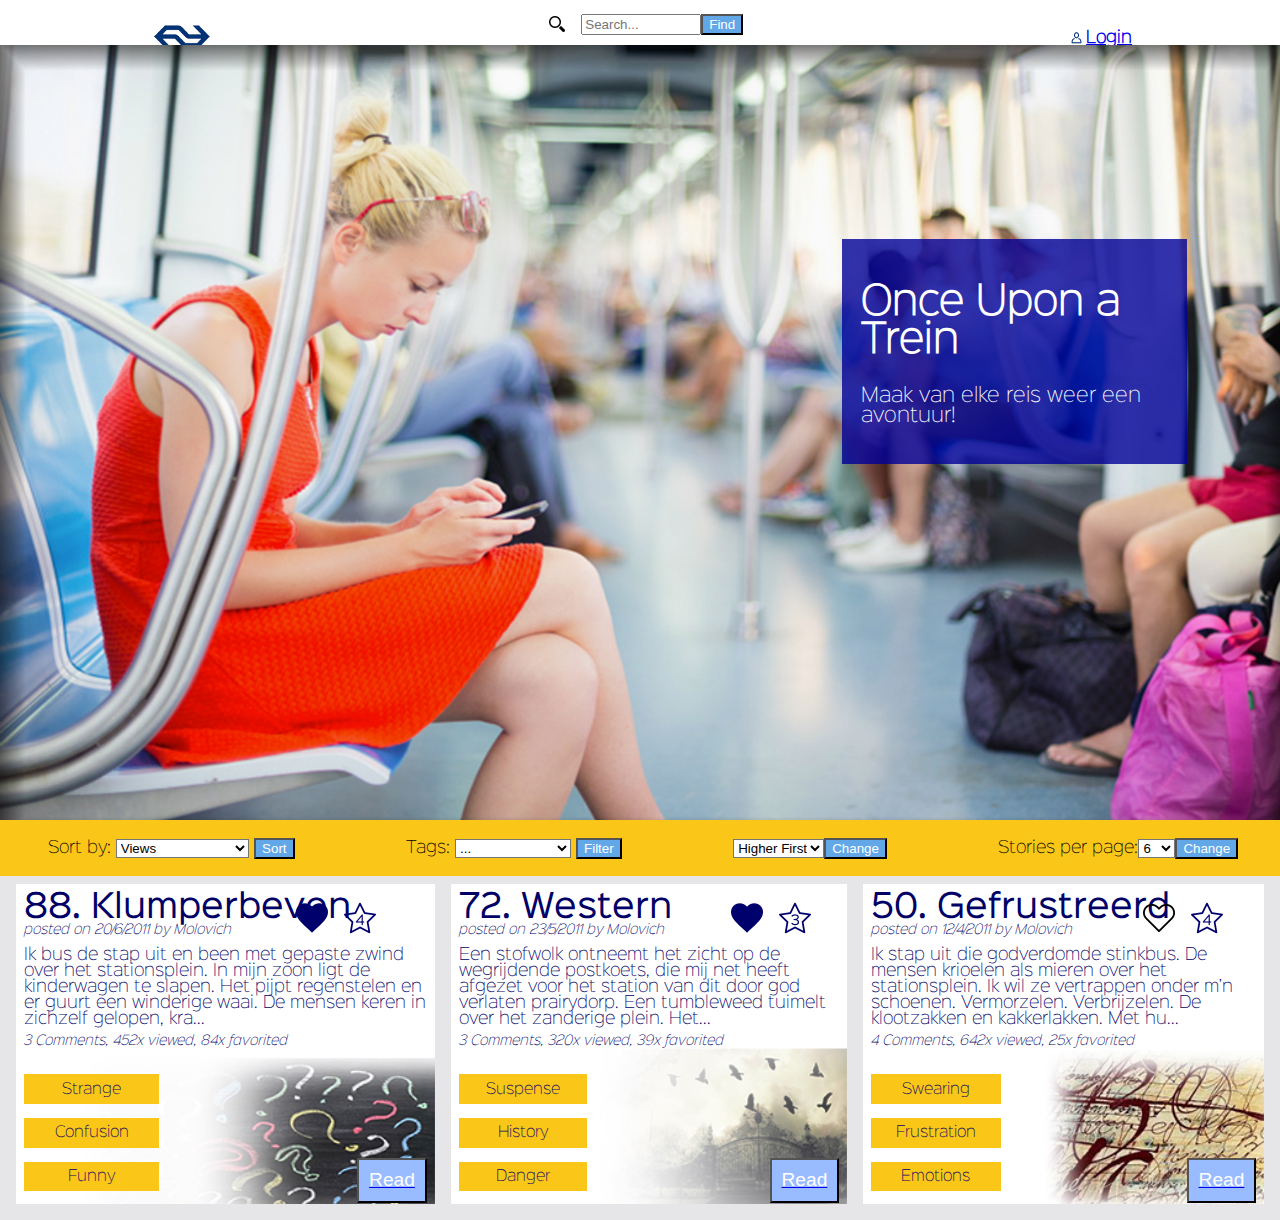
<file: html nieuw/index.html>
<!DOCTYPE html>
<html>

<head>
    <meta charset="utf-8">
    <meta http-equiv="X-UA-Compatible" content="IE=edge">
    <meta name="viewport" content="width=device-width, initial-scale=1">
    <title>Nederlandse Spoorwegen Verhalensite - Home</title>
    <meta name="description" content="Once Upon a Trein...">
    <link rel="stylesheet" type="text/css" href="style.css" media="screen,handheld">
    <script type="text/javascript" src="script.js"></script>
</head>

<body>
    <header>
        <a href="index.html"><img class="logo " href="index.html" alt="NS-Logo" src="images/nslogo.png"></a>
        <form>
            <img class="vergrootglas" alt="Vergrootglas" src="images/magnifier12.png">
            <!--<label for="Zoeken">Search:  </label>-->
            <input placeholder="Search..." type="search">
            <input type="submit" value="Find">
        </form>
        <section>
            <img class="mannetje" alt="Mannetje" src="images/account.png">
            <a href="login.html"><h1>Login</h1></a>
        </section>
    </header>
    <figure>
        <img alt="Foto Trein" src="images/wallpaper.jpg">
        <aside class="titel">
            <h1>Once Upon a Trein</h1>
            <p>Maak van elke reis weer een avontuur!</p>
        </aside>
    </figure>

    <aside class="filterbalk">
        <form>
            <label for="Sort">Sort by:</label>
            <select name="sort">
                <option value="rating">Rating</option>
                <option value="comments">Comments</option>
                <option value="views" selected>Views</option>
                <option value="favorites">Favorites</option>
                <option value="numerical">Numberical</option>
                <option value="alphabetic">Alphabetic</option>
                <option value="date posted">Date posted</option>
                <option value="perspective">Perspective</option>
                <option value="target audience">Target Audience</option>
                <option value="story length in words">Story Lengths in words</option>
            </select>
            <input type="submit" value="Sort">
        </form>
        <form class="taglijst">
            <label for="Tags">Tags:</label>
            <select name="Tags">
                <option value="Notag" selected>...</option>
                <option value="history">History</option>
                <option value="suspense">Suspense</option>
                <option value="funny">Funny</option>
                <option value="swearing">Swearing</option>
                <option value="emotions">Emotions</option>
                <option value="confusion">Confusion</option>
                <option value="adventure">Adventure</option>
                <option value="food">Food</option>
                <option value="family">Family</option>
                <option value="love">Love</option>
                <option value="future">Future</option>
                <option value="aggressive">Aggressive</option>
                <option value="laughing">Laughing</option>
                <option value="showall">Show all Tags...</option>
            </select>
            <input type="submit" value="Filter">
        </form>
        <form>
            <select name="Higher First">
                <option value="higher" selected>Higher First</option>
                <option value="lower">Lower First</option>
                <input type="submit" value="Change">
            </select>
        </form>
        <form class=storyperpage>
            <p>Stories per page:</p>
            <select name="storiesperpages">
                <option value="6" selected>6</option>
                <option value="12">12</option>
                <option value="24">24</option>
                <option value="48">48</option>
            </select>
            <input type="submit" value="Change">
        </form>
    </aside>

    <article>
        <section class="s1">
            <h1><b>88. Klumperbeven</b></h1>
            <aside>
                <p>posted on 20/6/2011 by Molovich</p>
                <img id="container" class="heart" alt="Heart" src="images/favorite21.png">
                <img class="star" alt="Star" src="images/star4.png">
            </aside>
            <p class="verhaal">Ik bus de stap uit en been met gepaste zwind over het stationsplein. In mijn zoon ligt de kinderwagen te slapen. Het pijpt regenstelen en er guurt een winderige waai. De mensen keren in zichzelf gelopen, kra...</p>
            <p class="metadata">3 Comments, 452x viewed, 84x favorited</p>
            <footer>
                <p class="tag">Strange</p>
                <p class="tag">Confusion</p>
                <p class="tag">Funny</p>
                <a class="leesknop" href="klumperbeven.html">
                    <button type="button">Read</button>
                </a>
            </footer>
        </section>

        <section class="s2">
            <h1><b>72. Western</b></h1>
            <aside>
                <p>posted on 23/5/2011 by Molovich</p>
                <img id="container" class="heart" alt="Heart" src="images/favorite21.png">
                <img class="star" alt="Star" src="images/star3.png">
            </aside>
            <p class="verhaal">Een stofwolk ontneemt het zicht op de wegrijdende postkoets, die mij net heeft afgezet voor het station van dit door god verlaten prairydorp. Een tumbleweed tuimelt over het zanderige plein. Het...</p>
            <p class="metadata">3 Comments, 320x viewed, 39x favorited</p>
            <footer>
                <p class="tag">Suspense</p>
                <p class="tag">History</p>
                <p class="tag">Danger</p>
                <a class="leesknop" href="western.html">
                    <button type="button">Read</button>
                </a>
            </footer>
        </section>

        <section class="s3">
            <h1><b>50. Gefrustreerd</b></h1>
            <aside>
                <p>posted on 12/4/2011 by Molovich</p>
                <img id="container" class="heart" alt="Heart" src="images/heart.png">
                <img class="star" alt="Star" src="images/star4.png">
            </aside>
            <p class="verhaal">Ik stap uit die godverdomde stinkbus. De mensen krioelen als mieren over het stationsplein. Ik wil ze vertrappen onder m’n schoenen. Vermorzelen. Verbrijzelen. De klootzakken en kakkerlakken. Met hu...</p>
            <p class="metadata">4 Comments, 642x viewed, 25x favorited</p>
            <footer>
                <p class="tag">Swearing</p>
                <p class="tag">Frustration</p>
                <p class="tag">Emotions</p>
                <a class="leesknop" href="gefrustreerd.html">
                    <button type="button">Read</button>
                </a>
            </footer>
        </section>
    </article>
</body>

</html>
</file>
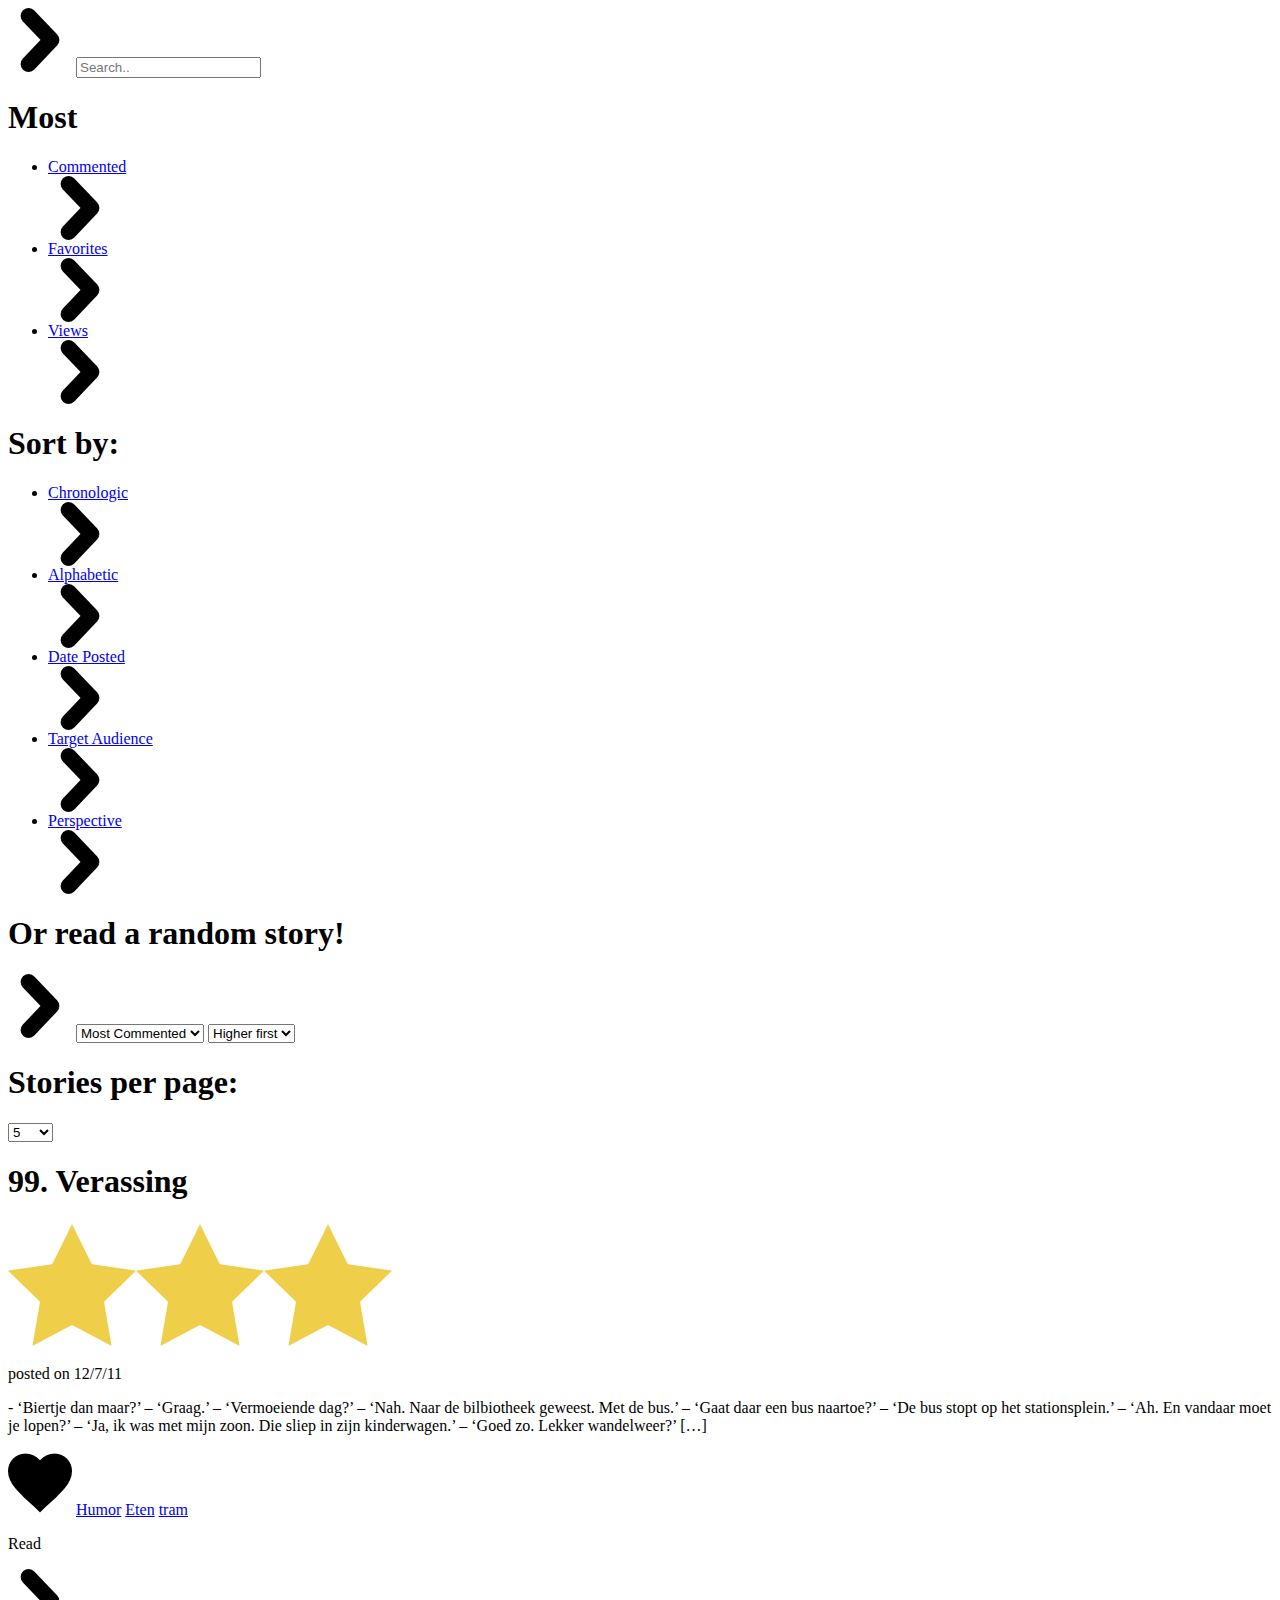
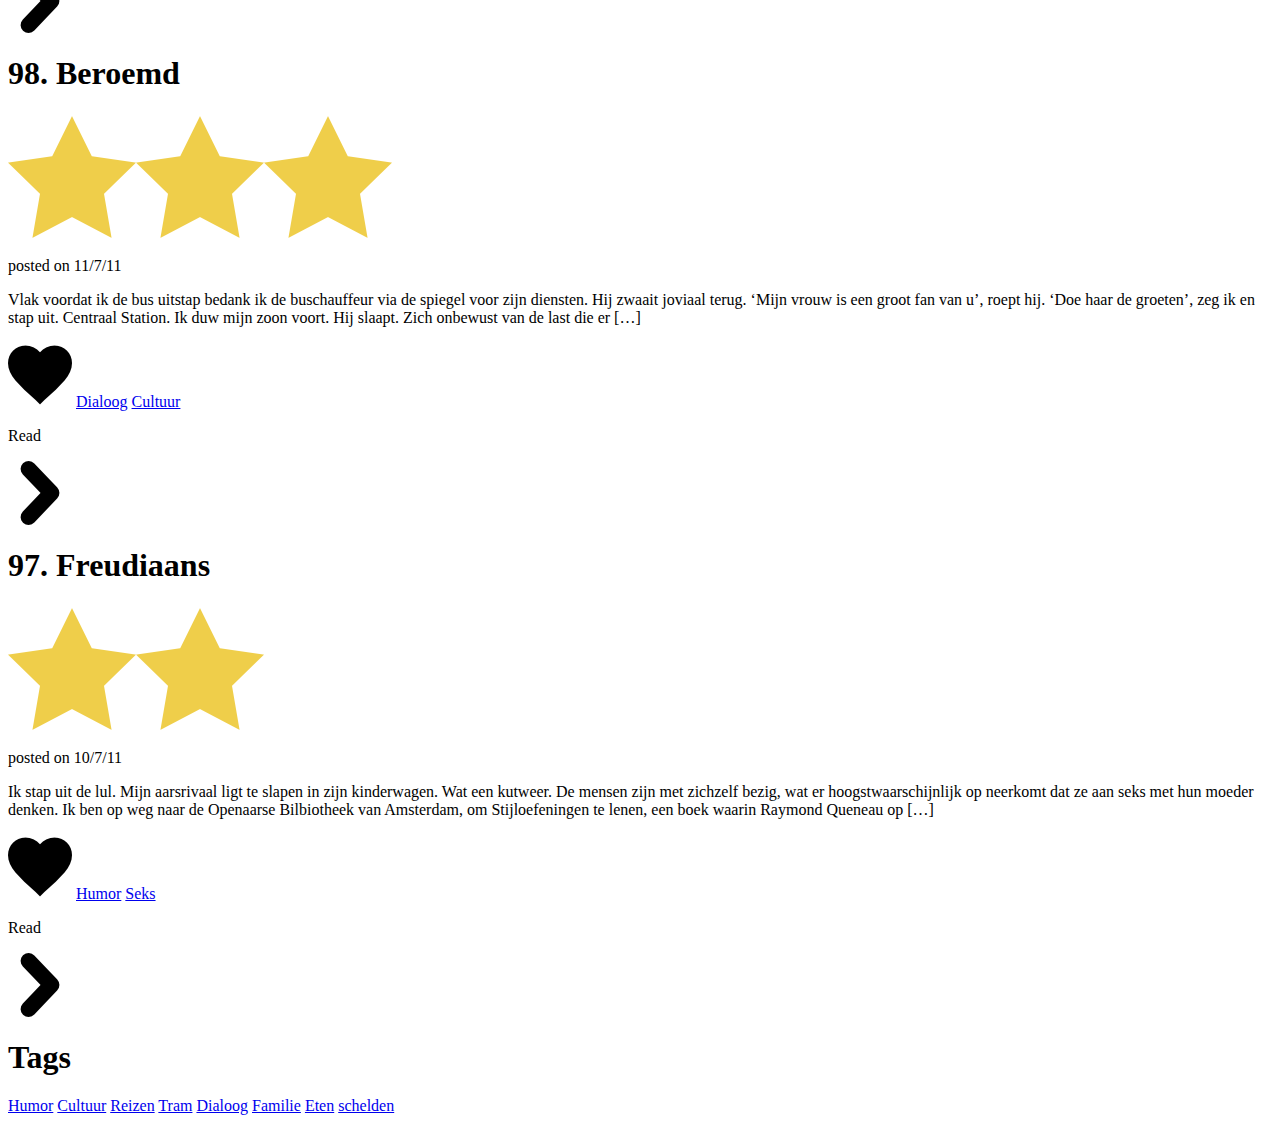
<file: html/index.html>
<!DOCTYPE hmtl>
<html lang="nl">

</html>
    <head>
        <meta charset="utf-8">
        <title>Travel Stories - Once Upon a Trein</title>

    </head>


<body>
   <!-- Header VERANDEREN -->
   <img src="images/next21.png" alt="Continue">

   <!-- Blok 1 box-->

    <input type="text" name="search" placeholder="Search..">
    <h1>Most</h1>
    <nav>
        <ul>
            <li><a href="commented.html">Commented</a></li><img src="images/next21.png" alt="Continue">
            <li><a href="favorites.html">Favorites</a></li><img src="images/next21.png" alt="Continue">
            <li><a href="views.html">Views</a></li><img src="images/next21.png" alt="Continue">
        </ul>
    </nav>

    <h1>Sort by:</h1>

    <nav>
        <ul>
            <li><a href="chronologic.html">Chronologic</a></li><img src="images/next21.png" alt="Continue">
            <li><a href="alphabetic.html">Alphabetic</a></li><img src="images/next21.png" alt="Continue">
            <li><a href="dateposted.html">Date Posted</a></li><img src="images/next21.png" alt="Continue">
            <li><a href="targetaudience.html">Target Audience</a></li><img src="images/next21.png" alt="Continue">
            <li><a href="perspective.html">Perspective</a></li><img src="images/next21.png" alt="Continue">
        </ul>
    </nav>

    <h1>Or read a random story!</h1><img src="images/next21.png" alt="Continue">

<!-- Blok 2 balk-->
   <select>
  <option value="commented">Most Commented</option>
  <option value="favorites">Most Favorites</option>
  <option value="views">Most views</option>
  <option value="chronologic">Chronologic</option>
  <option value="alphabetic">Alphabetic</option>
  <option value="date">Date Posted</option>
  <option value="target">Target Audience</option>
  <option value="perspective">Perspective</option>
   </select>

   <select>
  <option value="higher">Higher first</option>
  <option value="lower">Lower first</option>
   </select>

   <h1>Stories per page:</h1>
   <select>
       <option value="5">5</option>
       <option value="10">10</option>
       <option value="50">50</option>
       <option value="100">100</option>
   </select>

<!-- Blok 2 Stories -->
 <h1>99. Verassing</h1><img src="images/star.png" alt="Star"><img src="images/star.png" alt="Continue"><img src="images/star.png" alt="Continue">
 <p>posted on 12/7/11</p>
 <p>- ‘Biertje dan maar?’ – ‘Graag.’ – ‘Vermoeiende dag?’ – ‘Nah. Naar de bilbiotheek geweest. Met de bus.’ – ‘Gaat daar een bus naartoe?’ – ‘De bus stopt op het stationsplein.’ – ‘Ah. En vandaar moet je lopen?’ – ‘Ja, ik was met mijn zoon. Die sliep in zijn kinderwagen.’ – ‘Goed zo. Lekker wandelweer?’ […]</p>
 <img src="images/favorite21.png" alt="Favorieten">
 <a href="humor.html">Humor</a>
 <a href="eten.html">Eten</a>
 <a href="tram.html">tram</a>
 <p>Read</p><img href="detailpagina.html" src="images/next21.png" alt="Continue">


<h1>98. Beroemd</h1><img src="images/star.png" alt="Star"><img src="images/star.png" alt="Continue"><img src="images/star.png" alt="Continue">
 <p>posted on 11/7/11</p>
 <p>Vlak voordat ik de bus uitstap bedank ik de buschauffeur via de spiegel voor zijn diensten. Hij zwaait joviaal terug. ‘Mijn vrouw is een groot fan van u’, roept hij. ‘Doe haar de groeten’, zeg ik en stap uit. Centraal Station. Ik duw mijn zoon voort. Hij slaapt. Zich onbewust van de last die er […]</p>
 <img src="images/favorite21.png" alt="Favorieten">
 <a href="dialoog.html">Dialoog</a>
 <a href="cultuur.html">Cultuur</a>
 <p>Read</p><img href="detailpagina.html" src="images/next21.png" alt="Continue">


 <h1>97. Freudiaans</h1><img src="images/star.png" alt="Star"><img src="images/star.png" alt="Continue">
 <p>posted on 10/7/11</p>
 <p>Ik stap uit de lul. Mijn aarsrivaal ligt te slapen in zijn kinderwagen. Wat een kutweer. De mensen zijn met zichzelf bezig, wat er hoogstwaarschijnlijk op neerkomt dat ze aan seks met hun moeder denken. Ik ben op weg naar de Openaarse Bilbiotheek van Amsterdam, om Stijloefeningen te lenen, een boek waarin Raymond Queneau op […]</p>
 <img src="images/favorite21.png" alt="Favorieten">
 <a href="humor.html">Humor</a>
 <a href="seks.html">Seks</a>
 <p>Read</p><img href="detailpagina.html" src="images/next21.png" alt="Continue">

 <!-- Blok 3 -->
 <h1>Tags</h1>
 <a href="cultuur.html">Humor</a>
 <a href="cultuur.html">Cultuur</a>
 <a href="cultuur.html">Reizen</a>
 <a href="cultuur.html">Tram</a>
 <a href="cultuur.html">Dialoog</a>
 <a href="cultuur.html">Familie</a>
 <a href="cultuur.html">Eten</a>
 <a href="cultuur.html">schelden</a>


</body>
</file>
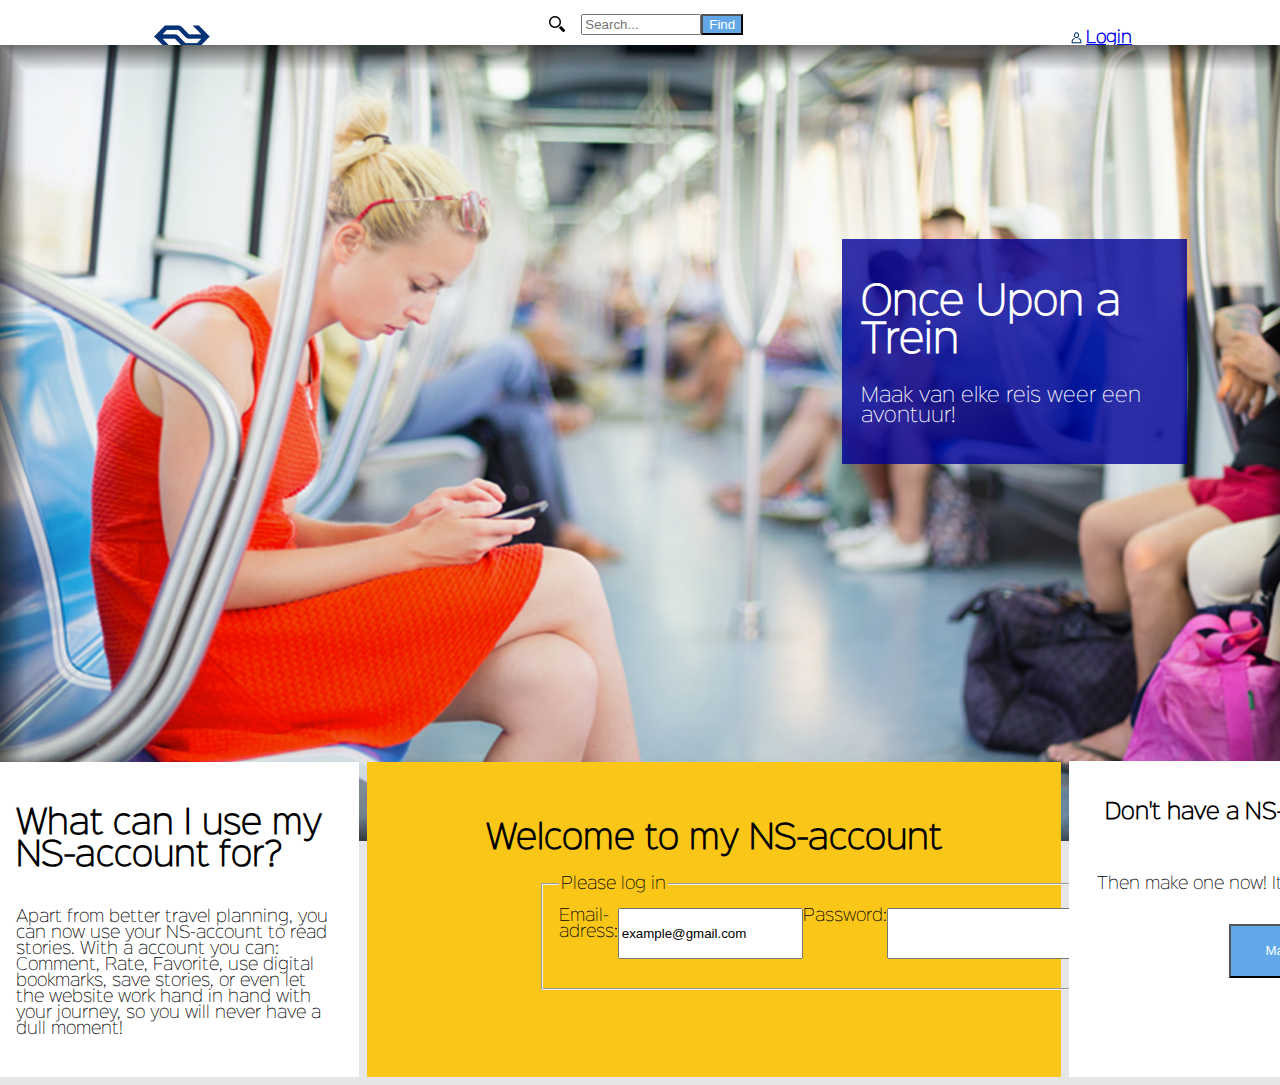
<file: html nieuw/login.html>
<!DOCTYPE html>
<html>

<head>
    <meta charset="utf-8">
    <meta http-equiv="X-UA-Compatible" content="IE=edge">
    <meta name="viewport" content="width=device-width, initial-scale=1">
    <title>Nederlandse Spoorwegen Verhalensite - Login</title>
    <meta name="description" content="Once Upon a Trein...">
    <link rel="stylesheet" type="text/css" href="style.css" media="screen,handheld">
</head>

<body>
    <header>
        <a href="index.html"><img class="logo " href="index.html" alt="NS-Logo" src="images/nslogo.png"></a>
        <form>
            <img class="vergrootglas" alt="Vergrootglas" src="images/magnifier12.png">
            <!--<label for="Zoeken">Search:  </label>-->
            <input placeholder="Search..." type="search">
            <input type="submit" value="Find">
        </form>
        <section>
            <img class="mannetje" alt="Mannetje" src="images/account.png">
            <a href="login.html"><h1>Login</h1></a>
        </section>
    </header>
    <figure>
        <img alt="Foto Trein" src="images/wallpaper.jpg">
        <aside class="titel">
            <h1>Once Upon a Trein</h1>
            <p>Maak van elke reis weer een avontuur!</p>
        </aside>
    </figure>

    <section class=loginblok>
        <footer class="info">
            <h1>What can I use my NS-account for?</h1>
            <p>Apart from better travel planning, you can now use your NS-account to read stories. With a account you can: Comment, Rate, Favorite, use digital bookmarks, save stories, or even let the website work hand in hand with your journey, so you will never have a dull moment!</p>
        </footer>

        <aside class="login">
            <h1>Welcome to my NS-account</h1>
            <form>
                <fieldset>
                    <legend>Please log in</legend>
                    <label for="email">Email-adress:</label>
                    <input type="text" name="email" value="example@gmail.com">
                    <label for="password">Password:</label>
                    <input type="text" name="password" value="">
                    <input type="submit" value="submit">
                    <p>Forgot password?</p>
                </fieldset>
            </form>
        </aside>


        <footer class="forgot">
            <h1>Don't have a NS-account yet?</h1>
            <p>Then make one now! It's completely free</p>
            <input type="submit" value="Make one">
        </footer>
    </section>
</file>
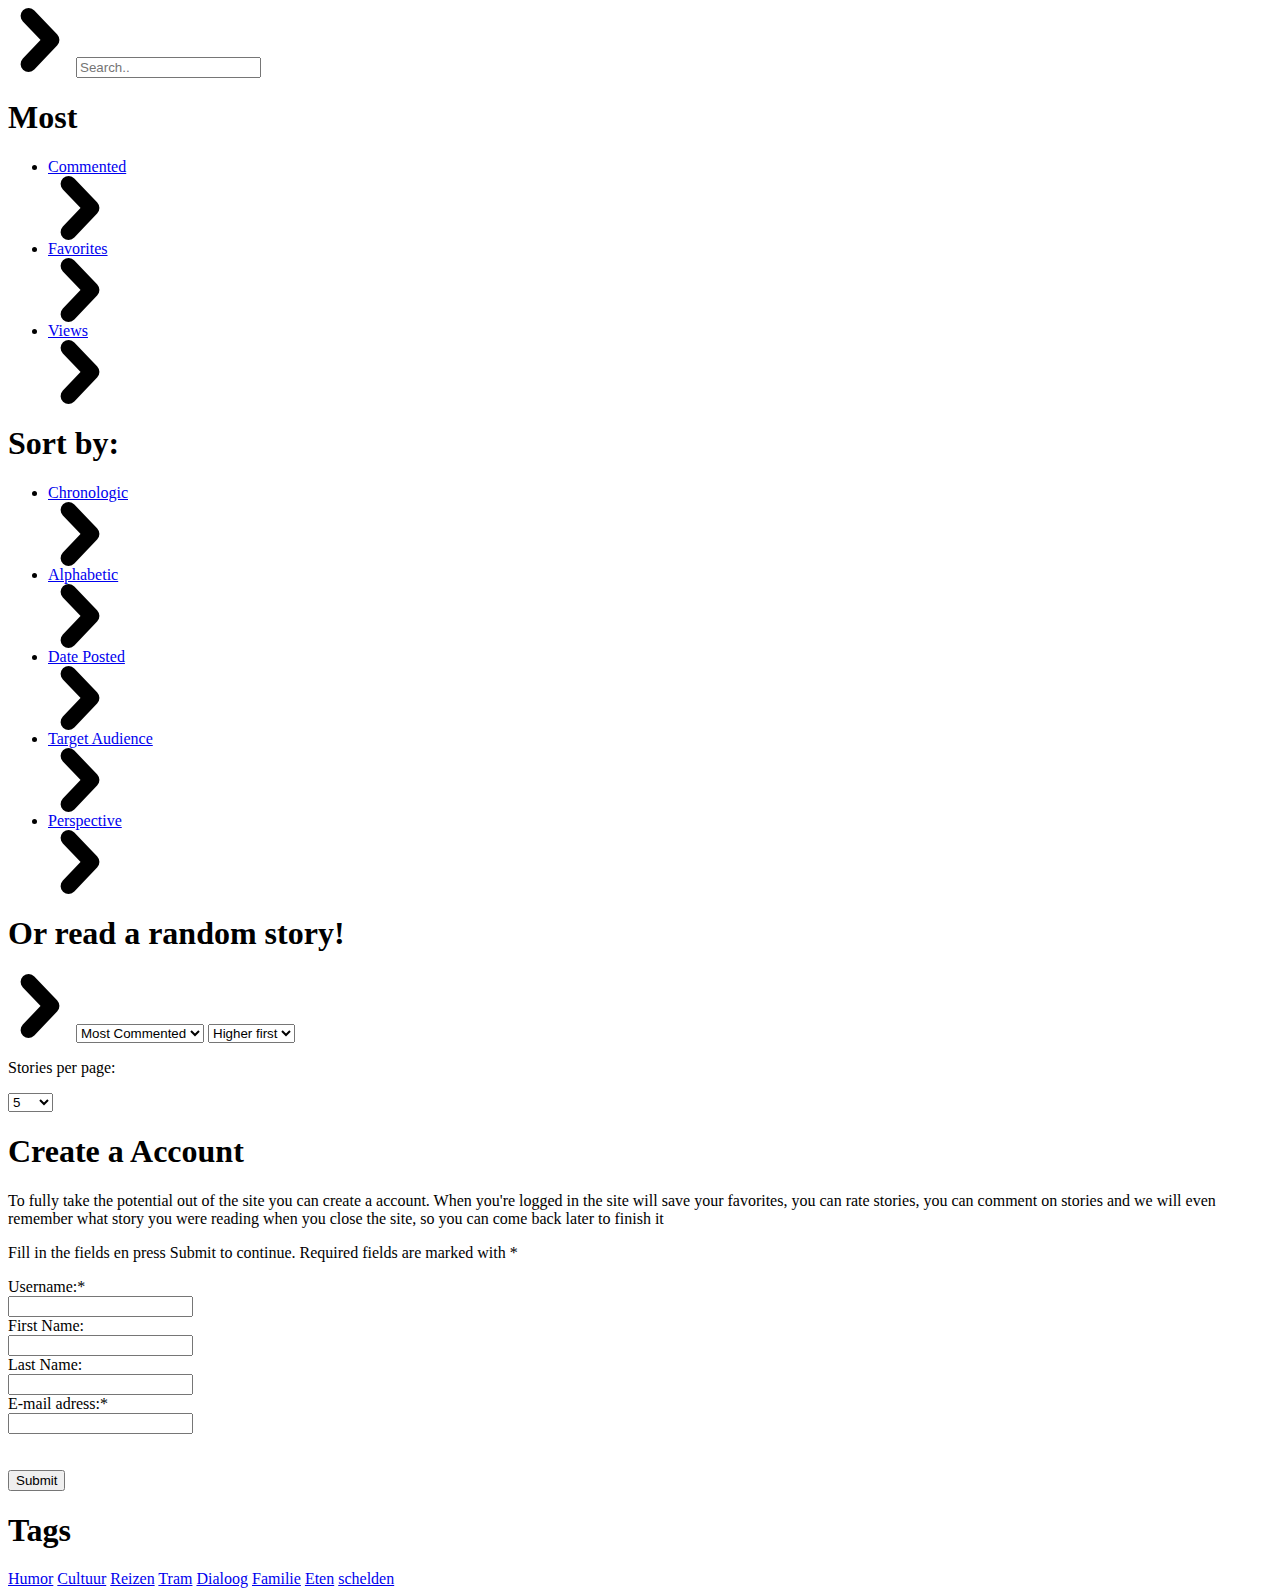
<file: html/aanmeldingspagina.html>
<!DOCTYPE hmtl>
<html lang="nl">

</html>
    <head>
        <meta charset="utf-8">
        <title>Travel Stories - Once Upon a Trein</title>

    </head>


<body>
   <!-- Header VERANDEREN -->
   <img class=homepage src="images/next21.png" alt="Continue">

   <!-- Blok 1 box-->

    <input type="text" name="search" placeholder="Search..">
    <h1 class=filterblock>Most</h1>
    <nav>
        <ul>
            <li><a href="commented.html">Commented</a></li><img src="images/next21.png" alt="Continue">
            <li><a href="favorites.html">Favorites</a></li><img src="images/next21.png" alt="Continue">
            <li><a href="views.html">Views</a></li><img src="images/next21.png" alt="Continue">
        </ul>
    </nav>

    <h1 class=filterblock>Sort by:</h1>

    <nav>
        <ul>
            <li><a href="chronologic.html">Chronologic</a></li><img src="images/next21.png" alt="Continue">
            <li><a href="alphabetic.html">Alphabetic</a></li><img src="images/next21.png" alt="Continue">
            <li><a href="dateposted.html">Date Posted</a></li><img src="images/next21.png" alt="Continue">
            <li><a href="targetaudience.html">Target Audience</a></li><img src="images/next21.png" alt="Continue">
            <li><a href="perspective.html">Perspective</a></li><img src="images/next21.png" alt="Continue">
        </ul>
    </nav>

    <h1>Or read a random story!</h1><img src="images/next21.png" alt="Continue">

<!-- Blok 2 balk-->
   <select>
  <option value="commented">Most Commented</option>
  <option value="favorites">Most Favorites</option>
  <option value="views">Most views</option>
  <option value="chronologic">Chronologic</option>
  <option value="alphabetic">Alphabetic</option>
  <option value="date">Date Posted</option>
  <option value="target">Target Audience</option>
  <option value="perspective">Perspective</option>
   </select>

   <select>
  <option value="higher">Higher first</option>
  <option value="lower">Lower first</option>
   </select>

   <p class=filterbar>Stories per page:<p>
   <select>
       <option value="5">5</option>
       <option value="10">10</option>
       <option value="50">50</option>
       <option value="100">100</option>
   </select>

<!-- Blok 2 Form -->
<h1 class=title>Create a Account</h1>
<p>To fully take the potential out of the site you can create a account.
When you're logged in the site will save your favorites, you can rate stories,
you can comment on stories and we will even remember what story you were
reading when you close the site, so you can come back later to finish it</p>
<p>Fill in the fields en press Submit to continue. Required fields are marked with *</p>
<form class=creation action="accountcreated.php">
   Username:*<br>
  <input type="text" name="Username"><br>
   First Name:<br>
  <input type="text" name="First Name"><br>
   Last Name:<br>
  <input type="text" name="Last Name"><br>
   E-mail adress:*<br>
  <input type="text" name="E-mail adress"><br>
  <br><br>
  <input type="submit" value="Submit">
</form>



 <!-- Blok 3 -->
 <h1>Tags</h1>
 <a href="cultuur.html">Humor</a>
 <a href="cultuur.html">Cultuur</a>
 <a href="cultuur.html">Reizen</a>
 <a href="cultuur.html">Tram</a>
 <a href="cultuur.html">Dialoog</a>
 <a href="cultuur.html">Familie</a>
 <a href="cultuur.html">Eten</a>
 <a href="cultuur.html">schelden</a>


</body>
</file>
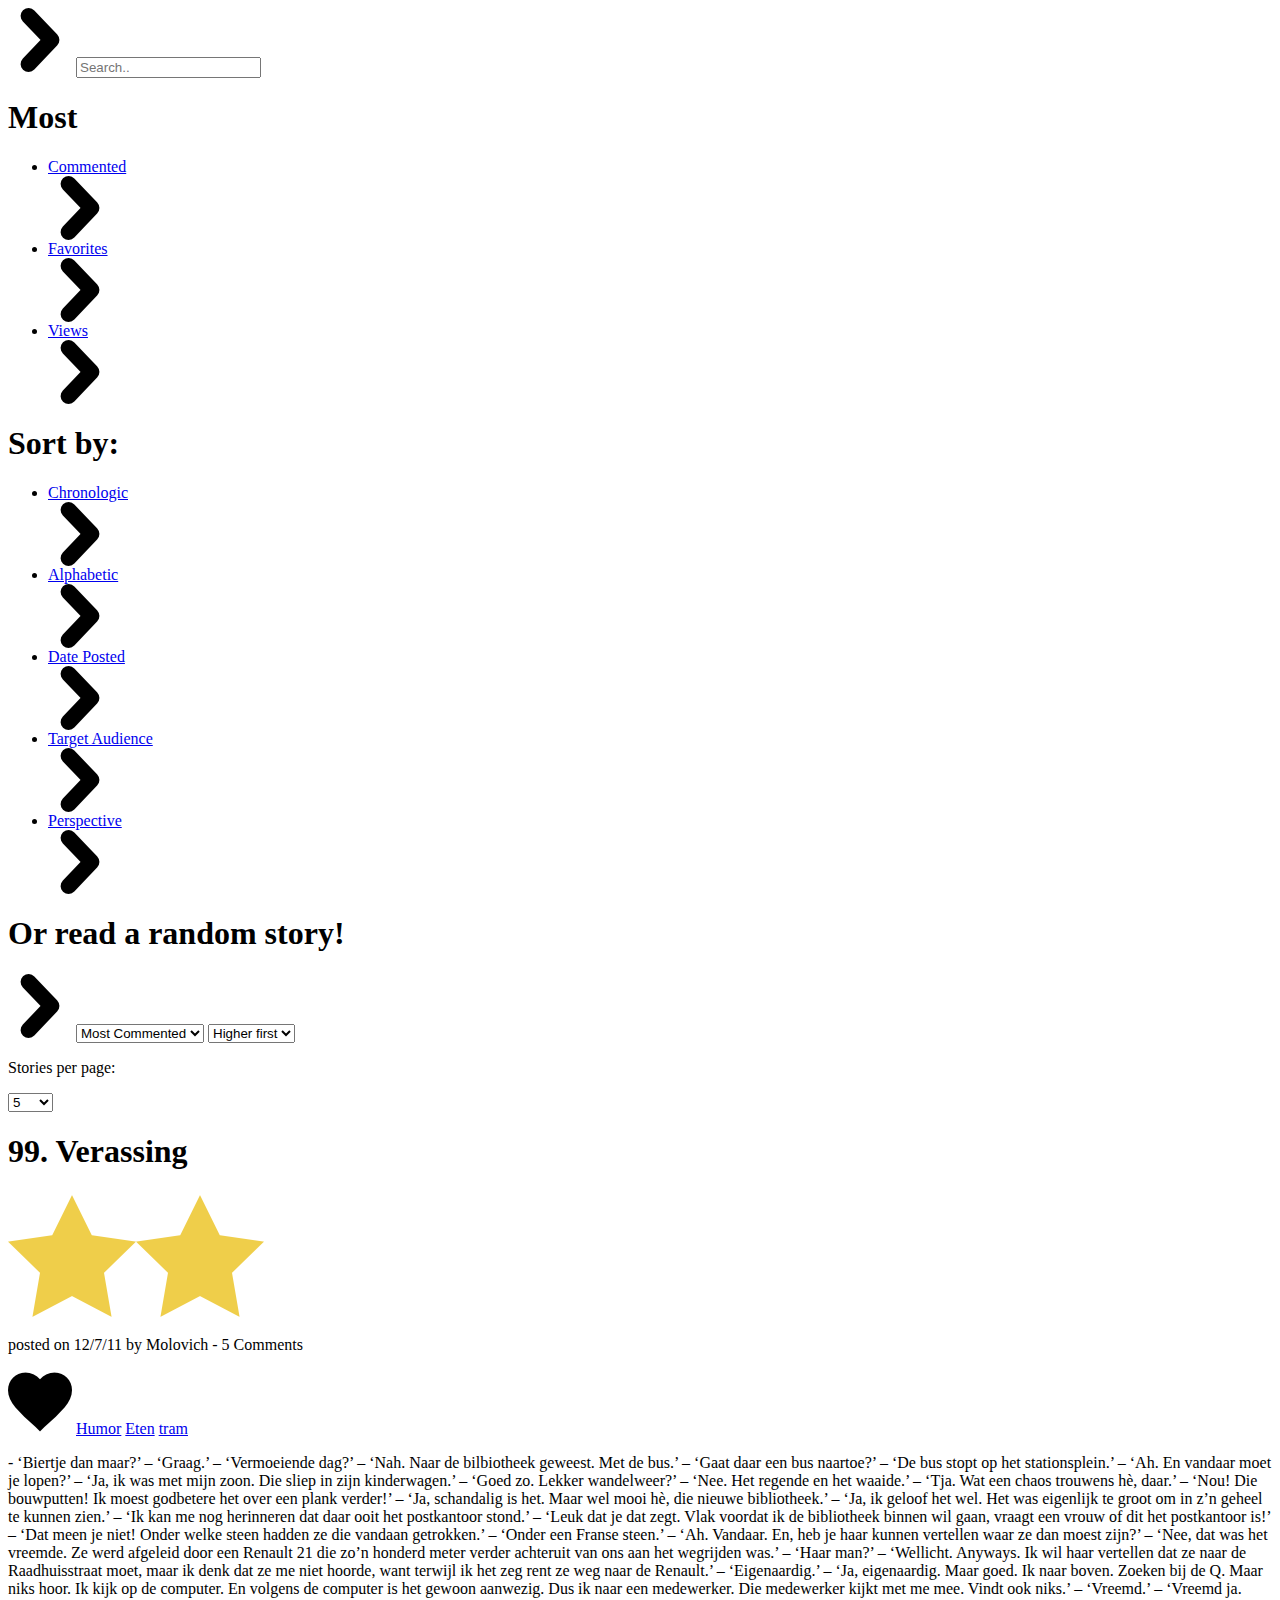
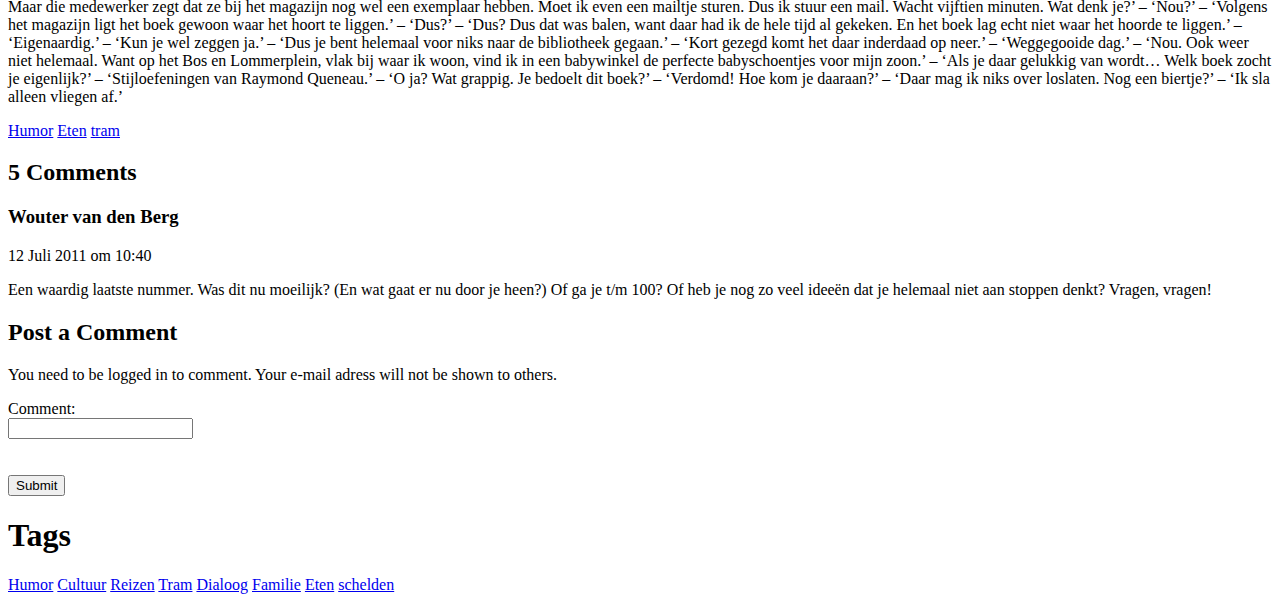
<file: html/detailpagina.html>
<!DOCTYPE hmtl>
<html lang="nl">

</html>
    <head>
        <meta charset="utf-8">
        <title>Travel Stories - Once Upon a Trein</title>

    </head>


<body>
   <!-- Header VERANDEREN -->
   <img class=homepage src="images/next21.png" alt="Continue">

   <!-- Blok 1 box-->

    <input type="text" name="search" placeholder="Search..">
    <h1 class=filterblock>Most</h1>
    <nav>
        <ul>
            <li><a href="commented.html">Commented</a></li><img src="images/next21.png" alt="Continue">
            <li><a href="favorites.html">Favorites</a></li><img src="images/next21.png" alt="Continue">
            <li><a href="views.html">Views</a></li><img src="images/next21.png" alt="Continue">
        </ul>
    </nav>

    <h1 class=filterblock>Sort by:</h1>

    <nav>
        <ul>
            <li><a href="chronologic.html">Chronologic</a></li><img src="images/next21.png" alt="Continue">
            <li><a href="alphabetic.html">Alphabetic</a></li><img src="images/next21.png" alt="Continue">
            <li><a href="dateposted.html">Date Posted</a></li><img src="images/next21.png" alt="Continue">
            <li><a href="targetaudience.html">Target Audience</a></li><img src="images/next21.png" alt="Continue">
            <li><a href="perspective.html">Perspective</a></li><img src="images/next21.png" alt="Continue">
        </ul>
    </nav>

    <h1>Or read a random story!</h1><img src="images/next21.png" alt="Continue">

<!-- Blok 2 balk-->
   <select>
  <option value="commented">Most Commented</option>
  <option value="favorites">Most Favorites</option>
  <option value="views">Most views</option>
  <option value="chronologic">Chronologic</option>
  <option value="alphabetic">Alphabetic</option>
  <option value="date">Date Posted</option>
  <option value="target">Target Audience</option>
  <option value="perspective">Perspective</option>
   </select>

   <select>
  <option value="higher">Higher first</option>
  <option value="lower">Lower first</option>
   </select>

   <p class=filterbar>Stories per page:<p>
   <select>
       <option value="5">5</option>
       <option value="10">10</option>
       <option value="50">50</option>
       <option value="100">100</option>
   </select>

<!-- Blok 2 Stories -->
 <h1 class=title>99. Verassing</h1><img src="images/star.png" alt="Star"><img src="images/star.png" alt="Star">
 <p class=metadata>posted on 12/7/11 by Molovich - 5 Comments</p><img src="images/favorite21.png" alt="Favorieten">
 <a href="humor.html">Humor</a>
 <a href="eten.html">Eten</a>
 <a href="tram.html">tram</a>
 <p class=story>- ‘Biertje dan maar?’
– ‘Graag.’
– ‘Vermoeiende dag?’
– ‘Nah. Naar de bilbiotheek geweest. Met de bus.’
– ‘Gaat daar een bus naartoe?’
– ‘De bus stopt op het stationsplein.’
– ‘Ah. En vandaar moet je lopen?’
– ‘Ja, ik was met mijn zoon. Die sliep in zijn kinderwagen.’
– ‘Goed zo. Lekker wandelweer?’
– ‘Nee. Het regende en het waaide.’
– ‘Tja. Wat een chaos trouwens hè, daar.’
– ‘Nou! Die bouwputten! Ik moest godbetere het over een plank verder!’
– ‘Ja, schandalig is het. Maar wel mooi hè, die nieuwe bibliotheek.’
– ‘Ja, ik geloof het wel. Het was eigenlijk te groot om in z’n geheel te kunnen zien.’
– ‘Ik kan me nog herinneren dat daar ooit het postkantoor stond.’
– ‘Leuk dat je dat zegt. Vlak voordat ik de bibliotheek binnen wil gaan, vraagt een vrouw of dit het postkantoor is!’
– ‘Dat meen je niet! Onder welke steen hadden ze die vandaan getrokken.’
– ‘Onder een Franse steen.’
– ‘Ah. Vandaar. En, heb je haar kunnen vertellen waar ze dan moest zijn?’
– ‘Nee, dat was het vreemde. Ze werd afgeleid door een Renault 21 die zo’n honderd meter verder achteruit van ons aan het wegrijden was.’
– ‘Haar man?’
– ‘Wellicht. Anyways. Ik wil haar vertellen dat ze naar de Raadhuisstraat moet, maar ik denk dat ze me niet hoorde, want terwijl ik het zeg rent ze weg naar de Renault.’
– ‘Eigenaardig.’
– ‘Ja, eigenaardig. Maar goed. Ik naar boven. Zoeken bij de Q. Maar niks hoor. Ik kijk op de computer. En volgens de computer is het gewoon aanwezig. Dus ik naar een medewerker. Die medewerker kijkt met me mee. Vindt ook niks.’
– ‘Vreemd.’
– ‘Vreemd ja. Maar die medewerker zegt dat ze bij het magazijn nog wel een exemplaar hebben. Moet ik even een mailtje sturen. Dus ik stuur een mail. Wacht vijftien minuten. Wat denk je?’
– ‘Nou?’
– ‘Volgens het magazijn ligt het boek gewoon waar het hoort te liggen.’
– ‘Dus?’
– ‘Dus? Dus dat was balen, want daar had ik de hele tijd al gekeken. En het boek lag echt niet waar het hoorde te liggen.’
– ‘Eigenaardig.’
– ‘Kun je wel zeggen ja.’
– ‘Dus je bent helemaal voor niks naar de bibliotheek gegaan.’
– ‘Kort gezegd komt het daar inderdaad op neer.’
– ‘Weggegooide dag.’
– ‘Nou. Ook weer niet helemaal. Want op het Bos en Lommerplein, vlak bij waar ik woon, vind ik in een babywinkel de perfecte babyschoentjes voor mijn zoon.’
– ‘Als je daar gelukkig van wordt… Welk boek zocht je eigenlijk?’
– ‘Stijloefeningen van Raymond Queneau.’
– ‘O ja? Wat grappig. Je bedoelt dit boek?’
– ‘Verdomd! Hoe kom je daaraan?’
– ‘Daar mag ik niks over loslaten. Nog een biertje?’
– ‘Ik sla alleen vliegen af.’</p>
 <a href="humor.html">Humor</a>
 <a href="eten.html">Eten</a>
 <a href="tram.html">tram</a>

<h2>5 Comments</h2>

<h3 class=commentname>Wouter van den Berg</h3>
<p class=commentinfo>12 Juli 2011 om 10:40</p>
<p class=commenttext>Een waardig laatste nummer. Was dit nu moeilijk? (En wat gaat er nu door je heen?) Of ga je t/m 100? Of heb je nog zo veel ideeën dat je helemaal niet aan stoppen denkt? Vragen, vragen!</p>

<h2>Post a Comment</h2>
<p>You need to be logged in to comment. Your e-mail adress will not be shown to others.<p>
<form action="commented.php">
  Comment:<br>
  <input type="text" name="Comment"><br>
  <br><br>
  <input type="submit" value="Submit">
</form>



 <!-- Blok 3 -->
 <h1>Tags</h1>
 <a href="cultuur.html">Humor</a>
 <a href="cultuur.html">Cultuur</a>
 <a href="cultuur.html">Reizen</a>
 <a href="cultuur.html">Tram</a>
 <a href="cultuur.html">Dialoog</a>
 <a href="cultuur.html">Familie</a>
 <a href="cultuur.html">Eten</a>
 <a href="cultuur.html">schelden</a>


</body>
</file>
<file: html nieuw/style.css>
/*--------- TOP BAR --------*/

@font-face {
    font-family: Sinkinb;
    src: url(fonts/SinkinSans-bold.otf);
    font-weight: bold;
}

@font-face {
    font-family: Sinkin;
    src: url(fonts/SinkinSans-light.otf);
    font-weight: normal;
}

@font-face {
    font-family: Sinkini;
    src: url(fonts/SinkinSans-lightitalic.otf);
    font-weight: italic;
}

html {
    display: flex;
    background-color: #e6e6e9;
}

body {
    display: flex;
    flex-direction: column;
    font-family: Sinkin;
}

body img {
    max-width: 100%;
}

body p {
    font-family: Sinkin;
}

header {
    box-sizing: border-box;
    display: flex;
    flex-direction: row;
    justify-content: space-around;
    align-items: baseline;
    max-height: 1em;
    background-color: white;
    margin-left: -1em;
    margin-top: -0.5em;
    padding-bottom: 2.8em;
}

header img {
    max-height: 2.5em;
    max-width: 3.5em;
}

header form input[type=search]:focus {
    background-color: royalblue;
    color: white;
}

input[type=submit] {
    background-color: #62a8e8;
    color: white;
}

.vergrootglas {
    max-height: 1em;
    padding: 1em;
}

header form {
    display: flex;
    flex-direction: row;
    justify-content: space-around;
    align-items: center;
}

header form input {
    max-width: 9em;
    color: darkgray;
}

header section {
    display: flex;
    flex-direction: row;
    justify-content: space-around;
    align-items: center;
    font-size: 0.5em;
}

header h1 {
    align-self: flex-end
}


/*------ PICTURE LOGO ------*/

figure {
    margin-top: -1em;
}


/*-------- FILTERBALK -------*/

.filterbalk {
    font-family: Sinkin;
    box-sizing: border-box;
    min-width: 26em;
    min-height: 3.5em;
    max-height: 4em;
    display: flex;
    flex-direction: row;
    justify-content: space-around;
    align-content: space-around;
    background: #fac618;
    flex-wrap: nowrap;
    margin-left: -1em;
    margin-top: -2.5em;
    padding-top: -1em;
}

.filterbalk form select {
    background: white;
    flex-basis: auto;
}

.storyperpage {
    display: flex;
    flex-direction: row;
    flex-wrap: nowrap;
    height: 2em;
    justify-content: space-around;
    align-items: center;
}

.filterbalk form input {
    background: #62a8e8;
}


/*--Animation Stories --*/

.leesknop {
    transition: all 2s;
}

.leesknop > button {}

.leesknop .dancing {

transform:scale(1.5) rotate(-360deg) skew(5deg, -20deg);
padding:0 2em 2em;

}

/*------ MEDIA QUERIES ------*/

/* MOBIEL */
@media only screen and (min-device-width: 375px) and (max-device-width: 767px) and (-webkit-min-device-pixel-ratio: 2) {
    .taglijst {
        display: none;
    }

    .filterbalk {
        font-size: 0.5em;
        justify-content: space-around;
        align-items: center;
        max-width: 200em;
    }

    .filterbalk form select {
        max-width: 7em;
    }

    header {
        max-width: 104%;
        min-width: 26em;
        width: 142%;
    }

    figure aside {
        box-sizing: border-box;
        background: hsla(240, 100%, 30%, .8);
        color: white;
        padding: 1em;
        margin-left: 45%;
        margin-top: -14.5em;
        position: absolute;
        max-width: 10em;
        max-height 13em;
    }

    figure img {
        min-width: 126%;
        max-width: 100%;
        min-height: 2em;
        margin-top: 1em;
        align-self: auto;
        margin-left: -3em;
    }

    .titel {
        animation: stretch 2s ease-out 1s 1 alternate none running;
    }

    @keyframes stretch {
        0% {
            transform: scale(.3);
            background-color: white;
            border-radius: 100%;
        }
        25% {
            background-color: lightblue;
            border-radius: 50%
        }
        50% {
            transform: scale(1.5);
        }
        75% {
            background-color: skyblue;
        }
        100% {
            background-color: darkblue;
        }
    }

    article section footer button {
        margin-top: -0.2em;
        margin-left: auto;
    }

    .verhaal {
        display: none;
    }

    .tag {
        display: none;
    }

    .metadata {
        display: none;
    }

    .storyperpage {
        display: none;
    }
    /*-------- VERHALEN ---------*/

    article {
        display: flex;
        flex-direction: column;
        justify-content: center;
        align-content: center;
    }

    article section {
        color: hsla(240, 100%, 20%, 1);
        display: flex;
        flex-direction: column;
        flex-wrap: nowrap;
        justify-content: flex-start;
        box-sizing: border-box;
        border-width: 5px;
        border-color: black;
        margin: 0.5em;
        height: 10em;
        padding: 0.5em;
    }

    article section h1 {
        font-family: Sinkinb;
        align-self: flex-start;
        margin-top: 0em;
    }

    article section aside p {
        font-family: Sinkini;
        font-size: 80%;
        margin-bottom: 2.2em;
    }

    .s1 {
        background-image: url(images/verwarring.jpg);
        background-size: cover;
    }

    .s2 {
        background-image: url(images/suspense.jpg);
        background-size: cover;
    }

    .s3 {
        background-image: url(images/frustratie.jpg);
        background-size: cover;
    }

    article section footer button {
        background-color: hsla(220, 100%, 80%, 1);
        min-width: 3em;
        max-height: 3em;
        padding: 0.5em;
        margin-top: -0.5em;
        margin-left: auto;
        position: relative;
        display: block;
        font-size: 120%;
        color: white;
    }

    article section p {
        width: 50%;
    }

    .metadata {
        font-family: Sinkini;
    }

    .heart {
        max-width: 2em;
        position: absolute;
        margin-left: 1em;
        margin-top: 0em;
        flex-shrink: auto;
    }
    .second {
        max-width: 2em;
        position: absolute;
        margin-left: 1em;
        margin-top: 0em;
        flex-shrink: auto;
        transform: scale(1.50);
    }

    .star {
        max-width: 2em;
        position: absolute;
        margin-left: 4em;
        margin-top: 0em;
        flex-shrink: auto;
    }
    /*************LOGIN PAGE**************/

    .login {
        background-color: #fac618;
        display: flex;
        flex-direction: column;
        align-content: center;
        justify-content: center;
        flex-wrap: nowrap;
        margin-left: -0.5em;
        margin-top: -1.1em;
    }

    .login h1 {
        margin-left: 1.4em;
    }

    .login form fieldset {
        align-self: baseline;
        display: flex;
        flex-direction: column;
        justify-content: space-around;
        align-content: space-around;
        width: 50%;
        margin-left: 19%;
        margin-bottom: 2em;
        padding: 1em;
    }

    .login form fieldset label {
        margin-bottom: 1em;
    }

    .login form fieldset input {
        margin-bottom: 1em;
    }

    .forgot {
        background-color: white;
        display: flex;
        flex-direction: column;
        align-content: center;
        justify-content: center;
        flex-wrap: nowrap;
        margin-left: -0.5em;
        margin-top: -1.1em;
    }

    .forgot h1 {
        font-size: 130%;
        padding: 1em;
        margin-left: 1em;
        margin-bottom: -2em;
    }

    .forgot p {
        font-size: 100%;
        padding: 1em;
        margin-left: 1em;
    }

    .forgot input {
        min-height: 120%;
        margin-bottom: 2em;
    }

    .info {
        display: none;
    }
    /*************WESTERN PAGE**************/

    .storyimgt {
        display: none;
    }

    .storyimgl {
        display: none;
    }

    .backbut {
        position: fixed;
    }
}

/* TABLET */
@media only screen and (min-device-width: 767px) and (max-device-width: 1199px) and (-webkit-min-device-pixel-ratio: 1) {
    .taglijst {
        display: none;
    }

    article {
        margin-left: 0em;
    }

    article section {
        width: 110%;
    }

    article section p {
        margin-top: -0.6em;
    }

    .metadata {
        display: none;
    }

    .filterbalk {
        font-size: 0.8em;
        justify-content: space-around;
        align-items: center;
        max-width: 115%;
        width: 115%;
    }

    .filterbalk form select {
        max-width: 10em;
    }

    header {
        max-width: 115%;
        min-width: 26em;
        width: 142%;
    }

    .tag {
        display: none;
    }

    figure aside {
        box-sizing: border-box;
        background: hsla(240, 100%, 30%, .8);
        color: white;
        padding: 1em;
        margin-left: 60%;
        margin-top: -27.5em;
        position: absolute;
        max-width: 18em;
    }

    figure img {
        min-width: 128%;
        max-width: 100%;
        min-height: 2em;
        margin-top: 1em;
        align-self: auto;
        margin-left: -3em;
    }

    .titel {
        animation: stretch 2s ease-out 1s 1 alternate none running;
    }

    @keyframes stretch {
        0% {
            transform: scale(.3);
            background-color: white;
            border-radius: 100%;
        }
        25% {
            background-color: lightblue;
            border-radius: 50%
        }
        50% {
            transform: scale(1.5);
        }
        75% {
            background-color: skyblue;
        }
        100% {
            background-color: darkblue;
        }
    }

    article section footer button {
        margin-top: -3.5em;
        margin-left: auto;
    }
    /*-------- VERHALEN ---------*/

    article {
        display: flex;
        flex-direction: column;
        justify-content: center;
        align-content: center;
    }

    article section {
        color: hsla(240, 100%, 20%, 1);
        display: flex;
        flex-direction: column;
        flex-wrap: nowrap;
        justify-content: flex-start;
        box-sizing: border-box;
        border-width: 5px;
        border-color: black;
        margin: 0.5em;
        height: 10em;
        padding: 0.5em;
    }

    article section h1 {
        font-family: Sinkinb;
        align-self: flex-start;
        margin-top: 0em;
    }

    article section aside p {
        font-family: Sinkini;
        font-size: 80%;
        margin-bottom: 2.2em;
    }

    .s1 {
        background-image: url(images/verwarring.jpg);
        background-size: cover;
    }

    .s2 {
        background-image: url(images/suspense.jpg);
        background-size: cover;
    }

    .s3 {
        background-image: url(images/frustratie.jpg);
        background-size: cover;
    }

    article section footer button {
        background-color: hsla(220, 100%, 80%, 1);
        min-width: 3em;
        max-height: 3em;
        padding: 0.5em;
        margin-top: -3.5em;
        margin-left: auto;
        position: relative;
        display: block;
        font-size: 120%;
        color: white;
    }

    article section p {
        width: 50%;
    }

    .metadata {
        font-family: Sinkini;
    }

    .heart {
        max-width: 2em;
        position: absolute;
        margin-left: 13em;
        margin-top: -4.5em;
        flex-shrink: auto;
    }
    .second {
        max-width: 2em;
        position: absolute;
        margin-left: 13em;
        margin-top: -4.5em;
        flex-shrink: auto;
        transform: scale(1.50);
    }

    .star {
        max-width: 2em;
        position: absolute;
        margin-left: 17em;
        margin-top: -4.5em;
        flex-shrink: auto;
    }
    /*************LOGIN PAGE**************/

    .login {
        background-color: #fac618;
        display: flex;
        flex-direction: column;
        align-content: center;
        justify-content: center;
        flex-wrap: nowrap;
        margin-left: -0.5em;
        margin-top: -1.1em;
        width: 114.5%;
    }

    .login h1 {
        margin-left: 10em;
    }

    .login form fieldset {
        align-self: baseline;
        display: flex;
        flex-direction: column;
        justify-content: space-around;
        align-content: space-around;
        width: 38%;
        margin-left: 19%;
        margin-bottom: 3em;
        padding: 1em;
        padding-left: 12em;
    }

    .login form fieldset label {
        margin-bottom: 1em;
    }

    .login form fieldset input {
        margin-bottom: 1em;
    }

    .forgot {
        background-color: white;
        display: flex;
        flex-direction: column;
        align-content: center;
        justify-content: center;
        min-width: 82%;
        flex-wrap: nowrap;
        margin-left: -1em;
        margin-top: 0em;
        padding-left: 15em;
    }

    .forgot h1 {
        font-size: 130%;
        padding: 1em;
        margin-left: 0em;
        margin-bottom: 0em;
    }

    .forgot p {
        font-size: 100%;
        padding: 1em;
        margin-left: 0em;
    }

    .forgot input {
        min-height: 120%;
        margin-bottom: 2em;
        width: 50%;
        margin-left: 2em;
    }

    .info {
        display: none;
    }
    /*************WESTERN PAGE**************/

    .storyimgm {
        display: none;
    }

    .storyimgt {
        min-width: 113%;
    }

    .storyimgl {
        display: none;
    }

    .backbut {
        position: fixed;
    }
}

/* LAPTOP */
@media screen and (min-device-width: 1199px) and (max-device-width: 1920px) and (-webkit-min-device-pixel-ratio: 1) {
    .filterbalk {
        font-size: 1em;
        justify-content: space-around;
        align-items: center;
        max-width: 117%;
        width: 103%;
    }

    .filterbalk form select {
        max-width: 10em;
    }

    header {
        max-width: 103%;
        min-width: 26em;
        width: 142%;
    }

    figure aside {
        box-sizing: border-box;
        background: hsla(240, 100%, 30%, .8);
        font-size: 120%;
        color: white;
        padding: 1em;
        margin-left: 62%;
        margin-top: -31.5em;
        position: absolute;
        max-width: 18em;
    }

    figure img {
        min-width: 109%;
        max-width: 100%;
        min-height: 2em;
        margin-top: 1em;
        align-self: auto;
        margin-left: -3em;
    }

    .titel {
        animation: stretch 2s ease-out 1s 1 alternate none running;
    }

    @keyframes stretch {
        0% {
            transform: scale(.3);
            background-color: white;
            border-radius: 100%;
        }
        25% {
            background-color: lightblue;
            border-radius: 50%
        }
        50% {
            transform: scale(1.5);
        }
        75% {
            background-color: skyblue;
        }
        100% {
            background-color: darkblue;
        }
    }
    /*-------- VERHALEN ---------*/

    article {
        display: flex;
        flex-direction: row;
        justify-content: center;
        align-content: center;
    }

    article section {
        color: hsla(240, 100%, 20%, 1);
        display: flex;
        flex-direction: column;
        flex-wrap: nowrap;
        justify-content: flex-start;
        box-sizing: border-box;
        border-width: 5px;
        border-color: black;
        margin: 0.5em;
        height: 20em;
        padding: 0.5em;
    }

    article section h1 {
        font-family: Sinkinb;
        align-self: flex-start;
        margin-top: 0em;
        margin-bottom: -0.4em;
    }

    article section aside p {
        font-family: Sinkini;
        font-size: 80%;
        margin-bottom: -0.4em;
    }

    .s1 {
        background-image: url(images/verwarring-g.jpg);
        background-size: cover;
    }

    .s2 {
        background-image: url(images/suspense-g.jpg);
        background-size: cover;
    }

    .s3 {
        background-image: url(images/frustratie-g.jpg);
        background-size: cover;
    }

    article section footer button {
        background-color: hsla(220, 100%, 80%, 1);
        min-width: 3em;
        max-height: 3em;
        padding: 0.5em;
        margin-top: -2.5em;
        margin-left: auto;
        position: relative;
        display: block;
        font-size: 120%;
        color: white;
    }

    article section p {
        width: 100%;
    }

    .metadata {
        font-family: Sinkini;
        font-size: 80%;
        margin-top: -0.6em;
    }

    .heart {
        max-width: 2em;
        position: absolute;
        margin-left: 17em;
        margin-top: -1.8em;
        flex-shrink: auto;
    }
    .second {
        max-width: 2em;
        position: absolute;
        margin-left: 17em;
        margin-top: -1.8em;
        transform: scale(1.50);
    }

    .star {
        max-width: 2em;
        position: absolute;
        margin-left: 20em;
        margin-top: -1.8em;
        flex-shrink: auto;
    }

    .tag {
        display: flex;
        background-color: #fac618;
        width: 30%;
        padding: 0.5em;
        align-items: center;
        justify-content: space-around;
        font-size: 90%;
    }
    /*************LOGIN PAGE**************/

    .loginblok {
        display: flex;
        flex-direction: row;
        align-content: flex-start;
        justify-content: space-around;
        flex-wrap: nowrap;
        margin-top: -5em;
        width: 101%;
    }

    .login {
        background-color: #fac618;
        display: flex;
        align-content: center;
        justify-content: center;
        flex-direction: column;
        flex-wrap: nowrap;
        margin-left: 0.5em;
        margin-right: 1.5em;
        margin-top: -1.1em;
        width: 201.5%;
    }

    .login h1 {
        display: flex;
        justify-content: center;
    }

    .login form fieldset {
        align-self: baseline;
        display: flex;
        flex-direction: row;
        justify-content: space-around;
        align-content: space-around;
        width: 38%;
        margin-left: 25%;
        margin-bottom: 3em;
        padding: 1em;
        padding-left: 1em;
    }

    .login form fieldset label {
        margin-bottom: 1em;
    }

    .login form fieldset input {
        margin-bottom: 1em;
    }

    .forgot {
        background-color: white;
        display: flex;
        flex-direction: column;
        align-content: center;
        justify-content: center;
        min-width: 33%;
        flex-wrap: nowrap;
        margin-left: -1em;
        margin-top: -1.2em;
        padding-left: 0em;
    }

    .forgot h1 {
        font-size: 130%;
        padding: 1em;
        margin-left: 0.7em;
        margin-bottom: 0em;
    }

    .forgot p {
        font-size: 100%;
        padding: 1em;
        margin-left: 0.7em;
    }

    .forgot input {
        min-height: 17%;
        margin-bottom: 7em;
        width: 31%;
        margin-left: 12em;
    }

    .info {
        background-color: white;
        display: flex;
        flex-direction: column;
        align-content: space-around;
        justify-content: space-around;
        min-width: 25%;
        margin-left: -1em;
        margin-top: -1.1em;
        padding: 1.5em;
    }
    /*************VERHAAL PAGES **************/

    .storyimgm {
        display: none;
    }

    .storyimgt {
        display: none;
    }

    .storyimgl {
        min-width: 100%;
    }

    .backbut {
        position: fixed;
    }
}
</file>
